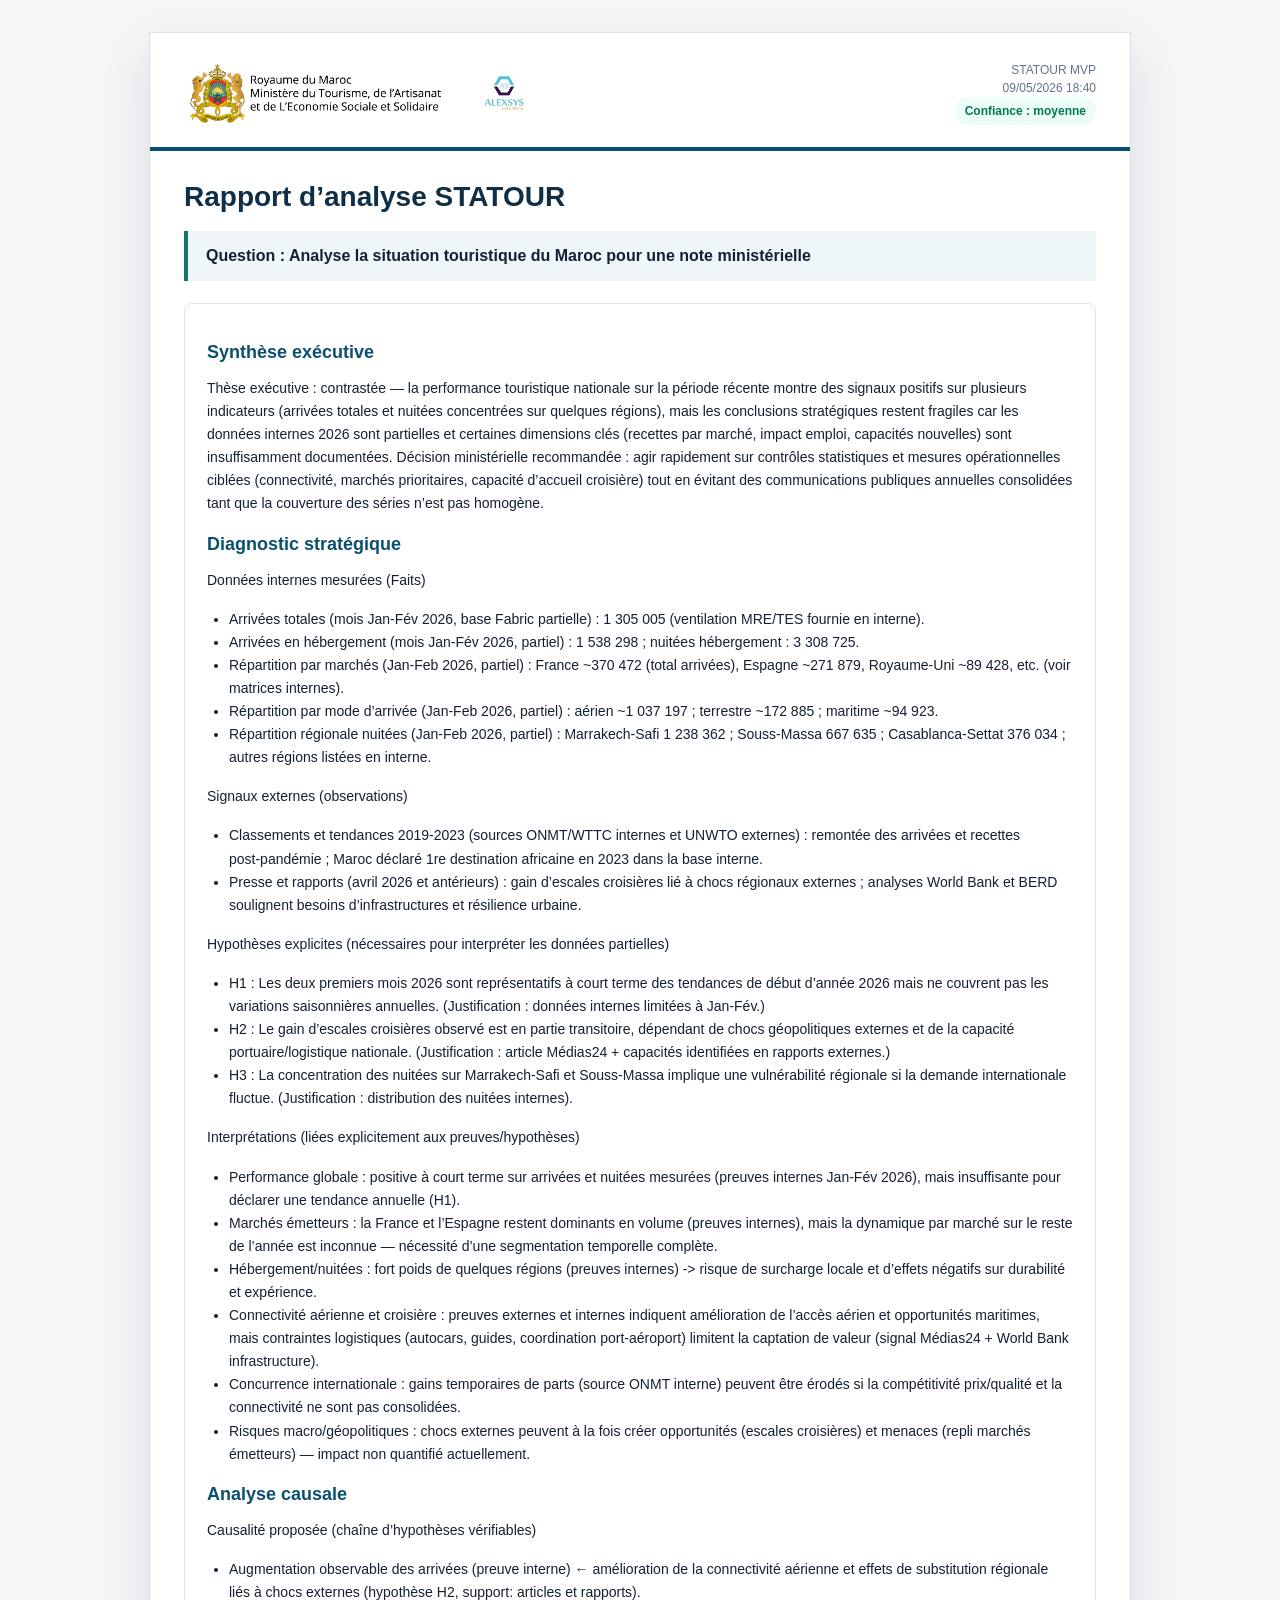
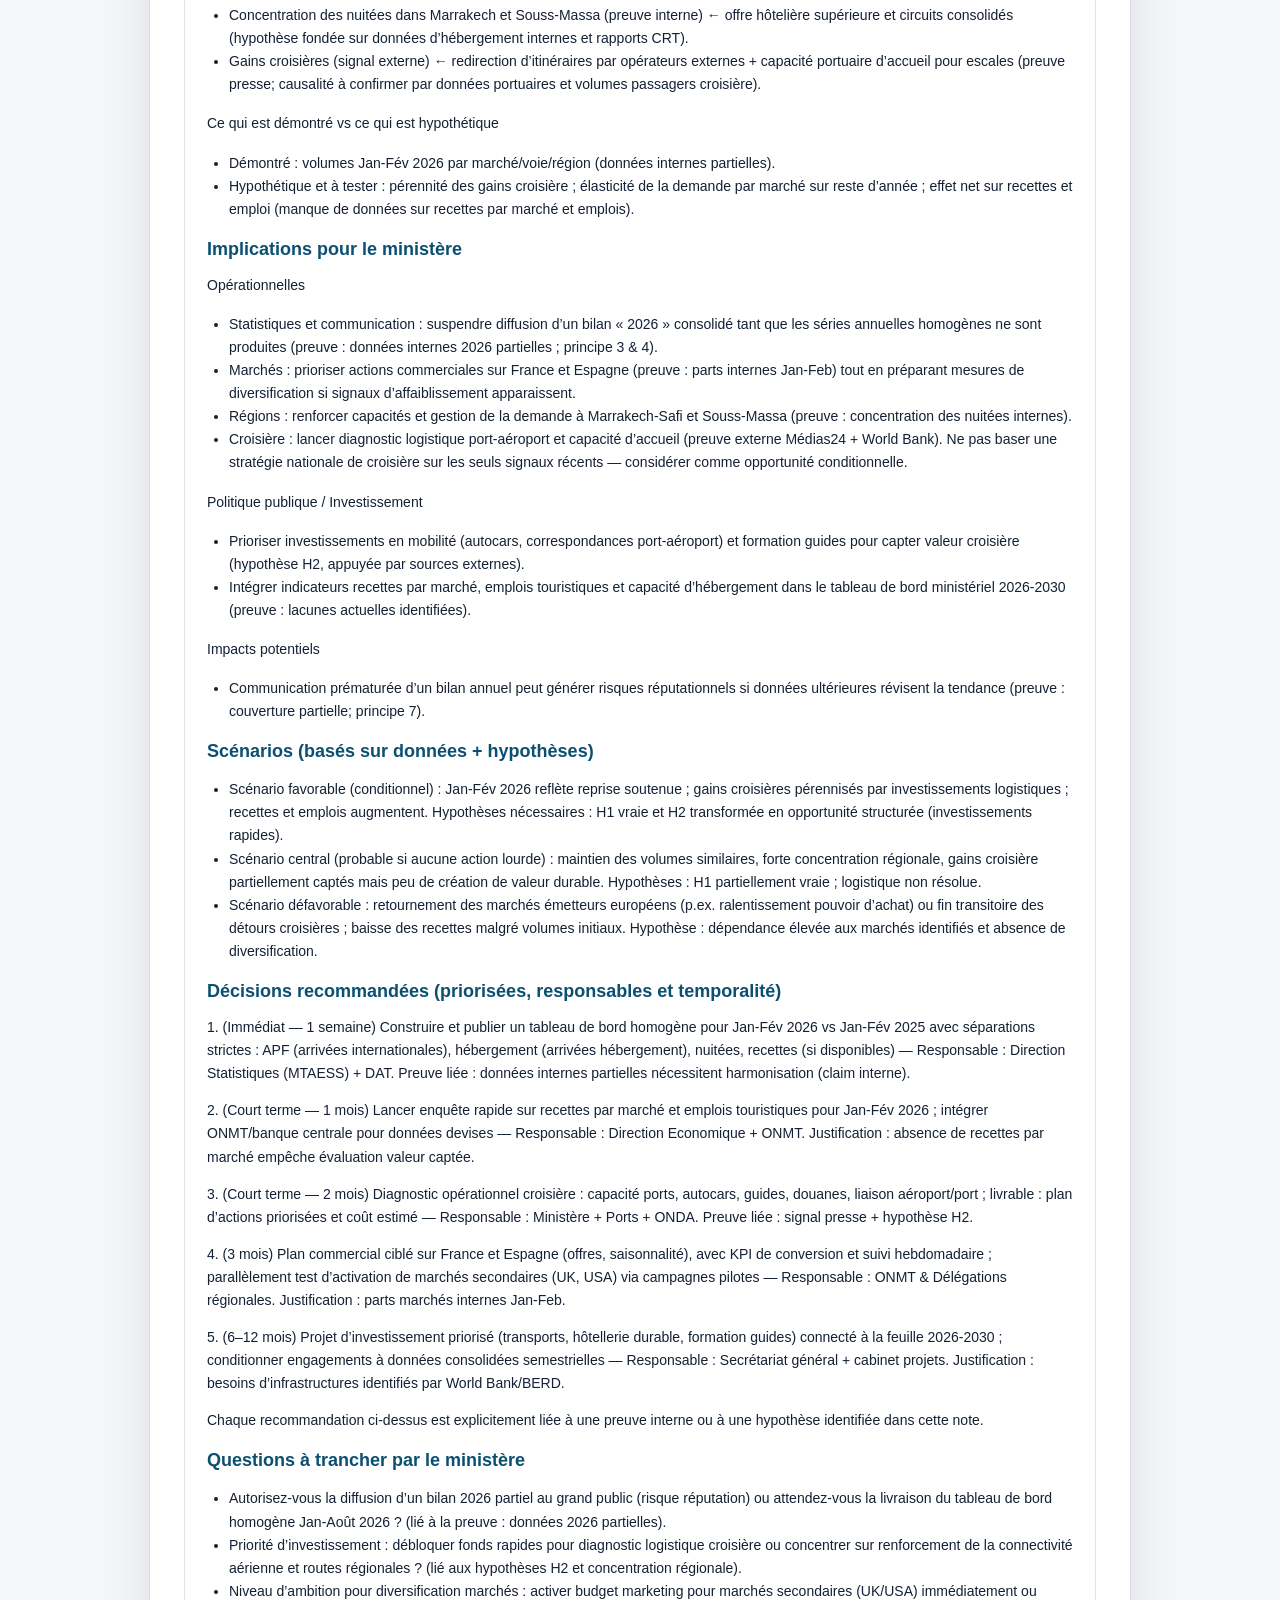
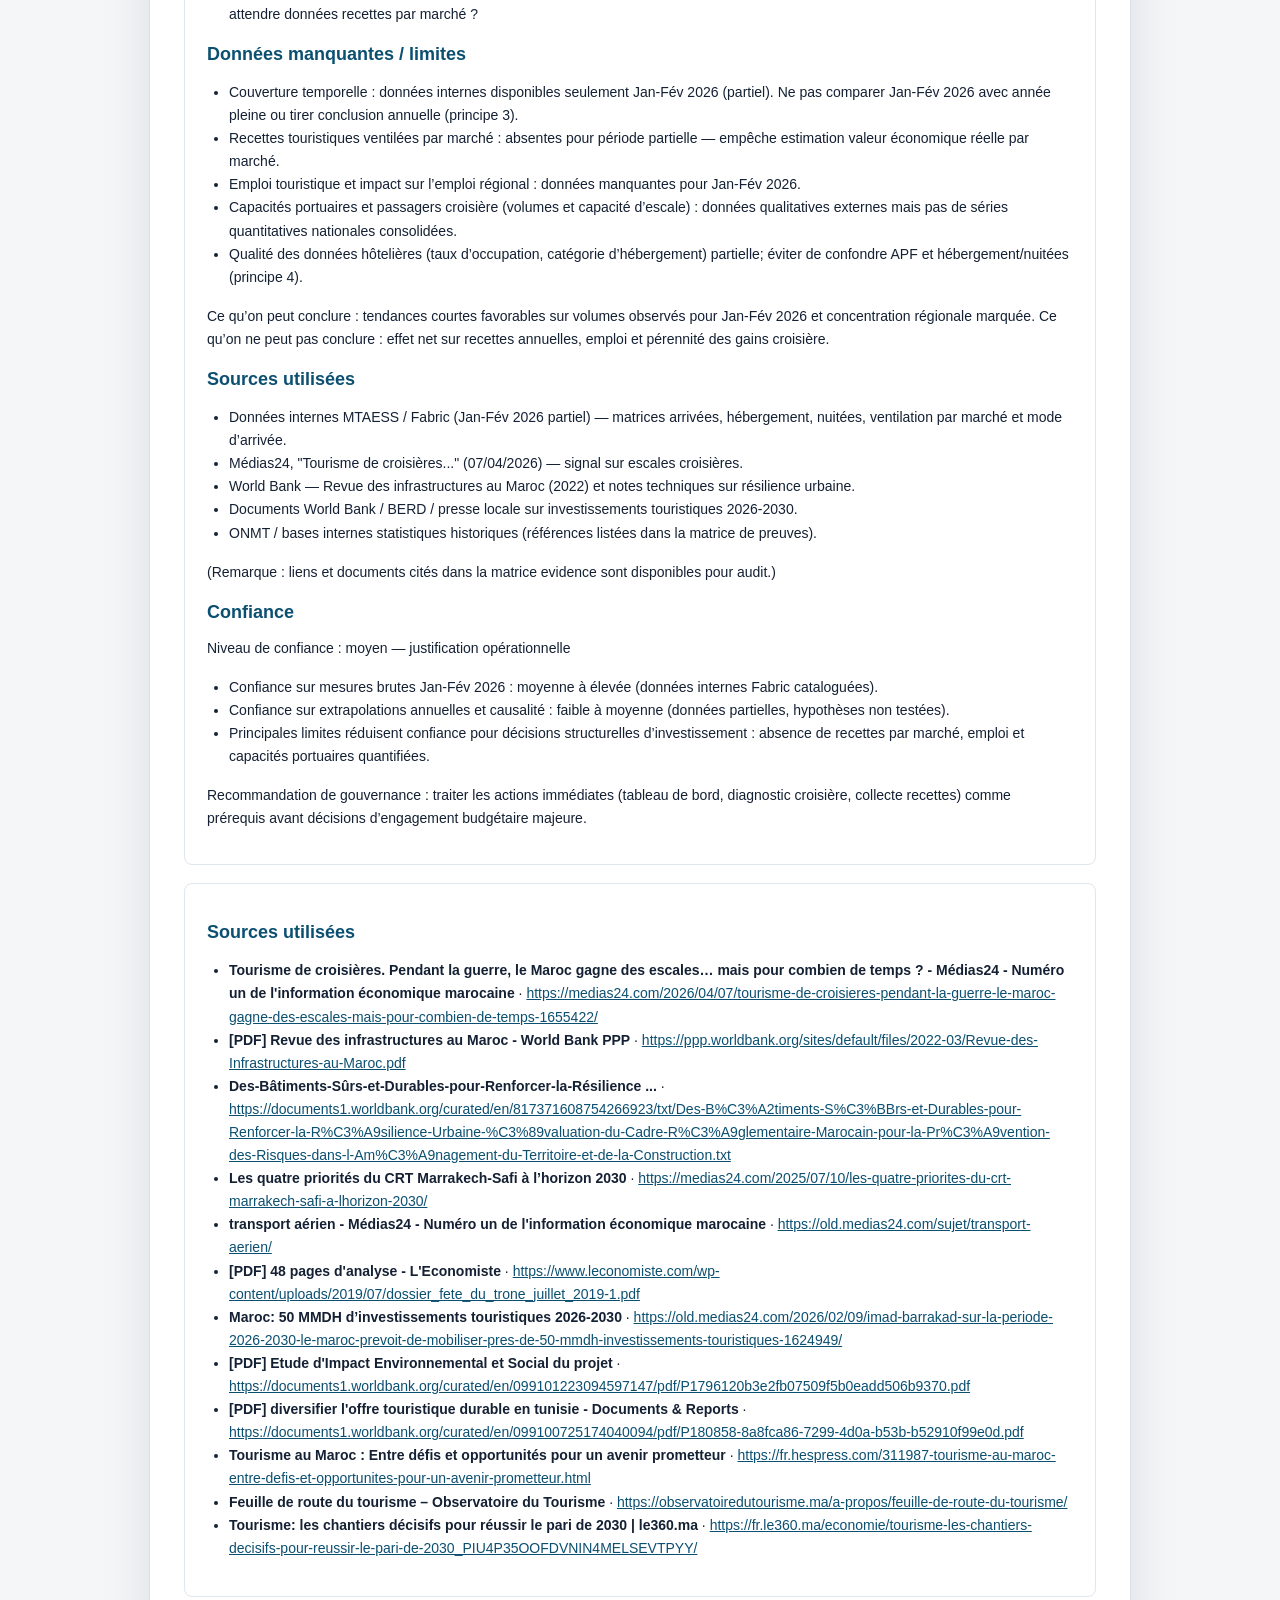
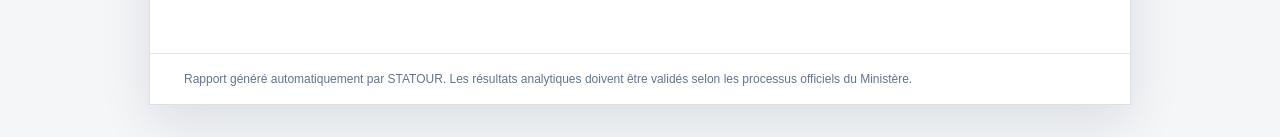
<file: chatbotfinal/reports/statour_report_20260509_184036_7983c3.html>
<!doctype html>
<html lang="fr">
<head>
  <meta charset="utf-8">
  <title>Rapport d’analyse STATOUR</title>
  <style>
    @page { margin: 20mm; }
    body { margin: 0; background: #f4f6f8; color: #142033; font-family: Inter, Arial, sans-serif; }
    .page { max-width: 980px; margin: 32px auto; background: #fff; border: 1px solid #d9e0ea; box-shadow: 0 18px 48px rgba(15,23,42,.10); }
    header { padding: 28px 34px 22px; border-bottom: 4px solid #0b4f71; display: flex; align-items: center; justify-content: space-between; gap: 24px; }
    .logos { display: flex; align-items: center; gap: 20px; }
    .logos img.ministry { height: 62px; max-width: 460px; object-fit: contain; }
    .logos img.alexsys { height: 52px; object-fit: contain; }
    .meta { text-align: right; color: #64748b; font-size: 12px; line-height: 1.5; }
    main { padding: 30px 34px 38px; }
    h1 { margin: 0 0 8px; font-size: 28px; letter-spacing: 0; color: #0f2f46; }
    .question { margin: 18px 0 22px; padding: 16px 18px; background: #eef6f8; border-left: 4px solid #0f766e; font-weight: 650; }
    .card { border: 1px solid #dfe6ee; border-radius: 8px; padding: 20px 22px; margin: 18px 0; }
    h2 { margin: 18px 0 8px; font-size: 18px; color: #0b4f71; }
    p, li { font-size: 14px; line-height: 1.65; }
    ul { padding-left: 22px; }
    .badge { display: inline-block; padding: 5px 10px; border-radius: 999px; background: #ecfdf5; color: #047857; font-size: 12px; font-weight: 800; }
    iframe { width: 100%; height: 430px; border: 1px solid #dfe6ee; border-radius: 8px; }
    a { color: #0b4f71; }
    footer { padding: 18px 34px; border-top: 1px solid #dfe6ee; color: #64748b; font-size: 12px; }
    @media print { body { background:#fff; } .page { margin:0; box-shadow:none; border:0; } }
  </style>
</head>
<body>
  <div class="page">
    <header>
      <div class="logos">
        <img class="ministry" src="[data-uri]" alt="Ministere du Tourisme">
        <img class="alexsys" src="[data-uri]" alt="Alexsys Solutions">
      </div>
      <div class="meta">STATOUR MVP<br>09/05/2026 18:40<br><span class="badge">Confiance : moyenne</span></div>
    </header>
    <main>
      <h1>Rapport d’analyse STATOUR</h1>
      <div class="question">Question : Analyse la situation touristique du Maroc pour une note ministérielle</div>
      <section class="card"><h2>Synthèse exécutive</h2>
<p>Thèse exécutive : contrastée — la performance touristique nationale sur la période récente montre des signaux positifs sur plusieurs indicateurs (arrivées totales et nuitées concentrées sur quelques régions), mais les conclusions stratégiques restent fragiles car les données internes 2026 sont partielles et certaines dimensions clés (recettes par marché, impact emploi, capacités nouvelles) sont insuffisamment documentées. Décision ministérielle recommandée : agir rapidement sur contrôles statistiques et mesures opérationnelles ciblées (connectivité, marchés prioritaires, capacité d’accueil croisière) tout en évitant des communications publiques annuelles consolidées tant que la couverture des séries n’est pas homogène.</p>
<h2>Diagnostic stratégique</h2>
<p>Données internes mesurées (Faits)</p>
<ul>
<li>Arrivées totales (mois Jan-Fév 2026, base Fabric partielle) : 1 305 005 (ventilation MRE/TES fournie en interne).</li>
<li>Arrivées en hébergement (mois Jan-Fév 2026, partiel) : 1 538 298 ; nuitées hébergement : 3 308 725.</li>
<li>Répartition par marchés (Jan-Feb 2026, partiel) : France ~370 472 (total arrivées), Espagne ~271 879, Royaume‑Uni ~89 428, etc. (voir matrices internes).</li>
<li>Répartition par mode d’arrivée (Jan-Feb 2026, partiel) : aérien ~1 037 197 ; terrestre ~172 885 ; maritime ~94 923.</li>
<li>Répartition régionale nuitées (Jan-Feb 2026, partiel) : Marrakech‑Safi 1 238 362 ; Souss‑Massa 667 635 ; Casablanca‑Settat 376 034 ; autres régions listées en interne.</li>
</ul>
<p>Signaux externes (observations)</p>
<ul>
<li>Classements et tendances 2019‑2023 (sources ONMT/WTTC internes et UNWTO externes) : remontée des arrivées et recettes post‑pandémie ; Maroc déclaré 1re destination africaine en 2023 dans la base interne.</li>
<li>Presse et rapports (avril 2026 et antérieurs) : gain d’escales croisières lié à chocs régionaux externes ; analyses World Bank et BERD soulignent besoins d’infrastructures et résilience urbaine.</li>
</ul>
<p>Hypothèses explicites (nécessaires pour interpréter les données partielles)</p>
<ul>
<li>H1 : Les deux premiers mois 2026 sont représentatifs à court terme des tendances de début d’année 2026 mais ne couvrent pas les variations saisonnières annuelles. (Justification : données internes limitées à Jan‑Fév.)</li>
<li>H2 : Le gain d’escales croisières observé est en partie transitoire, dépendant de chocs géopolitiques externes et de la capacité portuaire/logistique nationale. (Justification : article Médias24 + capacités identifiées en rapports externes.)</li>
<li>H3 : La concentration des nuitées sur Marrakech‑Safi et Souss‑Massa implique une vulnérabilité régionale si la demande internationale fluctue. (Justification : distribution des nuitées internes).</li>
</ul>
<p>Interprétations (liées explicitement aux preuves/hypothèses)</p>
<ul>
<li>Performance globale : positive à court terme sur arrivées et nuitées mesurées (preuves internes Jan‑Fév 2026), mais insuffisante pour déclarer une tendance annuelle (H1).</li>
<li>Marchés émetteurs : la France et l’Espagne restent dominants en volume (preuves internes), mais la dynamique par marché sur le reste de l’année est inconnue — nécessité d’une segmentation temporelle complète.</li>
<li>Hébergement/nuitées : fort poids de quelques régions (preuves internes) -&gt; risque de surcharge locale et d’effets négatifs sur durabilité et expérience.</li>
<li>Connectivité aérienne et croisière : preuves externes et internes indiquent amélioration de l’accès aérien et opportunités maritimes, mais contraintes logistiques (autocars, guides, coordination port‑aéroport) limitent la captation de valeur (signal Médias24 + World Bank infrastructure).</li>
<li>Concurrence internationale : gains temporaires de parts (source ONMT interne) peuvent être érodés si la compétitivité prix/qualité et la connectivité ne sont pas consolidées.</li>
<li>Risques macro/géopolitiques : chocs externes peuvent à la fois créer opportunités (escales croisières) et menaces (repli marchés émetteurs) — impact non quantifié actuellement.</li>
</ul>
<h2>Analyse causale</h2>
<p>Causalité proposée (chaîne d’hypothèses vérifiables)</p>
<ul>
<li>Augmentation observable des arrivées (preuve interne) ← amélioration de la connectivité aérienne et effets de substitution régionale liés à chocs externes (hypothèse H2, support: articles et rapports).</li>
<li>Concentration des nuitées dans Marrakech et Souss‑Massa (preuve interne) ← offre hôtelière supérieure et circuits consolidés (hypothèse fondée sur données d’hébergement internes et rapports CRT).</li>
<li>Gains croisières (signal externe) ← redirection d’itinéraires par opérateurs externes + capacité portuaire d’accueil pour escales (preuve presse; causalité à confirmer par données portuaires et volumes passagers croisière).</li>
</ul>
<p>Ce qui est démontré vs ce qui est hypothétique</p>
<ul>
<li>Démontré : volumes Jan‑Fév 2026 par marché/voie/région (données internes partielles).</li>
<li>Hypothétique et à tester : pérennité des gains croisière ; élasticité de la demande par marché sur reste d’année ; effet net sur recettes et emploi (manque de données sur recettes par marché et emplois).</li>
</ul>
<h2>Implications pour le ministère</h2>
<p>Opérationnelles</p>
<ul>
<li>Statistiques et communication : suspendre diffusion d’un bilan « 2026 » consolidé tant que les séries annuelles homogènes ne sont produites (preuve : données internes 2026 partielles ; principe 3 &amp; 4).</li>
<li>Marchés : prioriser actions commerciales sur France et Espagne (preuve : parts internes Jan‑Feb) tout en préparant mesures de diversification si signaux d’affaiblissement apparaissent.</li>
<li>Régions : renforcer capacités et gestion de la demande à Marrakech‑Safi et Souss‑Massa (preuve : concentration des nuitées internes).</li>
<li>Croisière : lancer diagnostic logistique port‑aéroport et capacité d’accueil (preuve externe Médias24 + World Bank). Ne pas baser une stratégie nationale de croisière sur les seuls signaux récents — considérer comme opportunité conditionnelle.</li>
</ul>
<p>Politique publique / Investissement</p>
<ul>
<li>Prioriser investissements en mobilité (autocars, correspondances port‑aéroport) et formation guides pour capter valeur croisière (hypothèse H2, appuyée par sources externes).</li>
<li>Intégrer indicateurs recettes par marché, emplois touristiques et capacité d’hébergement dans le tableau de bord ministériel 2026‑2030 (preuve : lacunes actuelles identifiées).</li>
</ul>
<p>Impacts potentiels</p>
<ul>
<li>Communication prématurée d’un bilan annuel peut générer risques réputationnels si données ultérieures révisent la tendance (preuve : couverture partielle; principe 7).</li>
</ul>
<h2>Scénarios (basés sur données + hypothèses)</h2>
<ul>
<li>Scénario favorable (conditionnel) : Jan‑Fév 2026 reflète reprise soutenue ; gains croisières pérennisés par investissements logistiques ; recettes et emplois augmentent. Hypothèses nécessaires : H1 vraie et H2 transformée en opportunité structurée (investissements rapides).</li>
<li>Scénario central (probable si aucune action lourde) : maintien des volumes similaires, forte concentration régionale, gains croisière partiellement captés mais peu de création de valeur durable. Hypothèses : H1 partiellement vraie ; logistique non résolue.</li>
<li>Scénario défavorable : retournement des marchés émetteurs européens (p.ex. ralentissement pouvoir d’achat) ou fin transitoire des détours croisières ; baisse des recettes malgré volumes initiaux. Hypothèse : dépendance élevée aux marchés identifiés et absence de diversification.</li>
</ul>
<h2>Décisions recommandées (priorisées, responsables et temporalité)</h2>
<p>1. (Immédiat — 1 semaine) Construire et publier un tableau de bord homogène pour Jan‑Fév 2026 vs Jan‑Fév 2025 avec séparations strictes : APF (arrivées internationales), hébergement (arrivées hébergement), nuitées, recettes (si disponibles) — Responsable : Direction Statistiques (MTAESS) + DAT. Preuve liée : données internes partielles nécessitent harmonisation (claim interne).</p>
<p>2. (Court terme — 1 mois) Lancer enquête rapide sur recettes par marché et emplois touristiques pour Jan‑Fév 2026 ; intégrer ONMT/banque centrale pour données devises — Responsable : Direction Economique + ONMT. Justification : absence de recettes par marché empêche évaluation valeur captée.</p>
<p>3. (Court terme — 2 mois) Diagnostic opérationnel croisière : capacité ports, autocars, guides, douanes, liaison aéroport/port ; livrable : plan d’actions priorisées et coût estimé — Responsable : Ministère + Ports + ONDA. Preuve liée : signal presse + hypothèse H2.</p>
<p>4. (3 mois) Plan commercial ciblé sur France et Espagne (offres, saisonnalité), avec KPI de conversion et suivi hebdomadaire ; parallèlement test d’activation de marchés secondaires (UK, USA) via campagnes pilotes — Responsable : ONMT &amp; Délégations régionales. Justification : parts marchés internes Jan‑Feb.</p>
<p>5. (6–12 mois) Projet d’investissement priorisé (transports, hôtellerie durable, formation guides) connecté à la feuille 2026‑2030 ; conditionner engagements à données consolidées semestrielles — Responsable : Secrétariat général + cabinet projets. Justification : besoins d’infrastructures identifiés par World Bank/BERD.</p>
<p>Chaque recommandation ci‑dessus est explicitement liée à une preuve interne ou à une hypothèse identifiée dans cette note.</p>
<h2>Questions à trancher par le ministère</h2>
<ul>
<li>Autorisez‑vous la diffusion d’un bilan 2026 partiel au grand public (risque réputation) ou attendez‑vous la livraison du tableau de bord homogène Jan‑Août 2026 ? (lié à la preuve : données 2026 partielles).</li>
<li>Priorité d’investissement : débloquer fonds rapides pour diagnostic logistique croisière ou concentrer sur renforcement de la connectivité aérienne et routes régionales ? (lié aux hypothèses H2 et concentration régionale).</li>
<li>Niveau d’ambition pour diversification marchés : activer budget marketing pour marchés secondaires (UK/USA) immédiatement ou attendre données recettes par marché ?</li>
</ul>
<h2>Données manquantes / limites</h2>
<ul>
<li>Couverture temporelle : données internes disponibles seulement Jan‑Fév 2026 (partiel). Ne pas comparer Jan‑Fév 2026 avec année pleine ou tirer conclusion annuelle (principe 3).</li>
<li>Recettes touristiques ventilées par marché : absentes pour période partielle — empêche estimation valeur économique réelle par marché.</li>
<li>Emploi touristique et impact sur l’emploi régional : données manquantes pour Jan‑Fév 2026.</li>
<li>Capacités portuaires et passagers croisière (volumes et capacité d’escale) : données qualitatives externes mais pas de séries quantitatives nationales consolidées.</li>
<li>Qualité des données hôtelières (taux d’occupation, catégorie d’hébergement) partielle; éviter de confondre APF et hébergement/nuitées (principe 4).</li>
</ul>
<p>Ce qu’on peut conclure : tendances courtes favorables sur volumes observés pour Jan‑Fév 2026 et concentration régionale marquée. Ce qu’on ne peut pas conclure : effet net sur recettes annuelles, emploi et pérennité des gains croisière.</p>
<h2>Sources utilisées</h2>
<ul>
<li>Données internes MTAESS / Fabric (Jan‑Fév 2026 partiel) — matrices arrivées, hébergement, nuitées, ventilation par marché et mode d’arrivée.</li>
<li>Médias24, &quot;Tourisme de croisières...&quot; (07/04/2026) — signal sur escales croisières.</li>
<li>World Bank — Revue des infrastructures au Maroc (2022) et notes techniques sur résilience urbaine.</li>
<li>Documents World Bank / BERD / presse locale sur investissements touristiques 2026‑2030.</li>
<li>ONMT / bases internes statistiques historiques (références listées dans la matrice de preuves).</li>
</ul>
<p>(Remarque : liens et documents cités dans la matrice evidence sont disponibles pour audit.)</p>
<h2>Confiance</h2>
<p>Niveau de confiance : moyen — justification opérationnelle</p>
<ul>
<li>Confiance sur mesures brutes Jan‑Fév 2026 : moyenne à élevée (données internes Fabric cataloguées).</li>
<li>Confiance sur extrapolations annuelles et causalité : faible à moyenne (données partielles, hypothèses non testées).</li>
<li>Principales limites réduisent confiance pour décisions structurelles d’investissement : absence de recettes par marché, emploi et capacités portuaires quantifiées.</li>
</ul>
<p>Recommandation de gouvernance : traiter les actions immédiates (tableau de bord, diagnostic croisière, collecte recettes) comme prérequis avant décisions d’engagement budgétaire majeure.</p></section>
      
      <section class="card"><h2>Sources utilisées</h2><ul><li><strong>Tourisme de croisières. Pendant la guerre, le Maroc gagne des escales… mais pour combien de temps ? - Médias24 - Numéro un de l&#x27;information économique marocaine</strong> · <a href='https://medias24.com/2026/04/07/tourisme-de-croisieres-pendant-la-guerre-le-maroc-gagne-des-escales-mais-pour-combien-de-temps-1655422/'>https://medias24.com/2026/04/07/tourisme-de-croisieres-pendant-la-guerre-le-maroc-gagne-des-escales-mais-pour-combien-de-temps-1655422/</a></li>
<li><strong>[PDF] Revue des infrastructures au Maroc - World Bank PPP</strong> · <a href='https://ppp.worldbank.org/sites/default/files/2022-03/Revue-des-Infrastructures-au-Maroc.pdf'>https://ppp.worldbank.org/sites/default/files/2022-03/Revue-des-Infrastructures-au-Maroc.pdf</a></li>
<li><strong>Des-Bâtiments-Sûrs-et-Durables-pour-Renforcer-la-Résilience ...</strong> · <a href='https://documents1.worldbank.org/curated/en/817371608754266923/txt/Des-B%C3%A2timents-S%C3%BBrs-et-Durables-pour-Renforcer-la-R%C3%A9silience-Urbaine-%C3%89valuation-du-Cadre-R%C3%A9glementaire-Marocain-pour-la-Pr%C3%A9vention-des-Risques-dans-l-Am%C3%A9nagement-du-Territoire-et-de-la-Construction.txt'>https://documents1.worldbank.org/curated/en/817371608754266923/txt/Des-B%C3%A2timents-S%C3%BBrs-et-Durables-pour-Renforcer-la-R%C3%A9silience-Urbaine-%C3%89valuation-du-Cadre-R%C3%A9glementaire-Marocain-pour-la-Pr%C3%A9vention-des-Risques-dans-l-Am%C3%A9nagement-du-Territoire-et-de-la-Construction.txt</a></li>
<li><strong>Les quatre priorités du CRT Marrakech-Safi à l’horizon 2030</strong> · <a href='https://medias24.com/2025/07/10/les-quatre-priorites-du-crt-marrakech-safi-a-lhorizon-2030/'>https://medias24.com/2025/07/10/les-quatre-priorites-du-crt-marrakech-safi-a-lhorizon-2030/</a></li>
<li><strong>transport aérien - Médias24 - Numéro un de l&#x27;information économique marocaine</strong> · <a href='https://old.medias24.com/sujet/transport-aerien/'>https://old.medias24.com/sujet/transport-aerien/</a></li>
<li><strong>[PDF] 48 pages d&#x27;analyse - L&#x27;Economiste</strong> · <a href='https://www.leconomiste.com/wp-content/uploads/2019/07/dossier_fete_du_trone_juillet_2019-1.pdf'>https://www.leconomiste.com/wp-content/uploads/2019/07/dossier_fete_du_trone_juillet_2019-1.pdf</a></li>
<li><strong>Maroc: 50 MMDH d’investissements touristiques 2026-2030</strong> · <a href='https://old.medias24.com/2026/02/09/imad-barrakad-sur-la-periode-2026-2030-le-maroc-prevoit-de-mobiliser-pres-de-50-mmdh-investissements-touristiques-1624949/'>https://old.medias24.com/2026/02/09/imad-barrakad-sur-la-periode-2026-2030-le-maroc-prevoit-de-mobiliser-pres-de-50-mmdh-investissements-touristiques-1624949/</a></li>
<li><strong>[PDF] Etude d&#x27;Impact Environnemental et Social du projet</strong> · <a href='https://documents1.worldbank.org/curated/en/099101223094597147/pdf/P1796120b3e2fb07509f5b0eadd506b9370.pdf'>https://documents1.worldbank.org/curated/en/099101223094597147/pdf/P1796120b3e2fb07509f5b0eadd506b9370.pdf</a></li>
<li><strong>[PDF] diversifier l&#x27;offre touristique durable en tunisie - Documents &amp; Reports</strong> · <a href='https://documents1.worldbank.org/curated/en/099100725174040094/pdf/P180858-8a8fca86-7299-4d0a-b53b-b52910f99e0d.pdf'>https://documents1.worldbank.org/curated/en/099100725174040094/pdf/P180858-8a8fca86-7299-4d0a-b53b-b52910f99e0d.pdf</a></li>
<li><strong>Tourisme au Maroc : Entre défis et opportunités pour un avenir prometteur</strong> · <a href='https://fr.hespress.com/311987-tourisme-au-maroc-entre-defis-et-opportunites-pour-un-avenir-prometteur.html'>https://fr.hespress.com/311987-tourisme-au-maroc-entre-defis-et-opportunites-pour-un-avenir-prometteur.html</a></li>
<li><strong>Feuille de route du tourisme – Observatoire du Tourisme</strong> · <a href='https://observatoiredutourisme.ma/a-propos/feuille-de-route-du-tourisme/'>https://observatoiredutourisme.ma/a-propos/feuille-de-route-du-tourisme/</a></li>
<li><strong>Tourisme: les chantiers décisifs pour réussir le pari de 2030 | le360.ma</strong> · <a href='https://fr.le360.ma/economie/tourisme-les-chantiers-decisifs-pour-reussir-le-pari-de-2030_PIU4P35OOFDVNIN4MELSEVTPYY/'>https://fr.le360.ma/economie/tourisme-les-chantiers-decisifs-pour-reussir-le-pari-de-2030_PIU4P35OOFDVNIN4MELSEVTPYY/</a></li></ul></section>
    </main>
    <footer>Rapport généré automatiquement par STATOUR. Les résultats analytiques doivent être validés selon les processus officiels du Ministère.</footer>
  </div>
</body>
</html>
</file>
